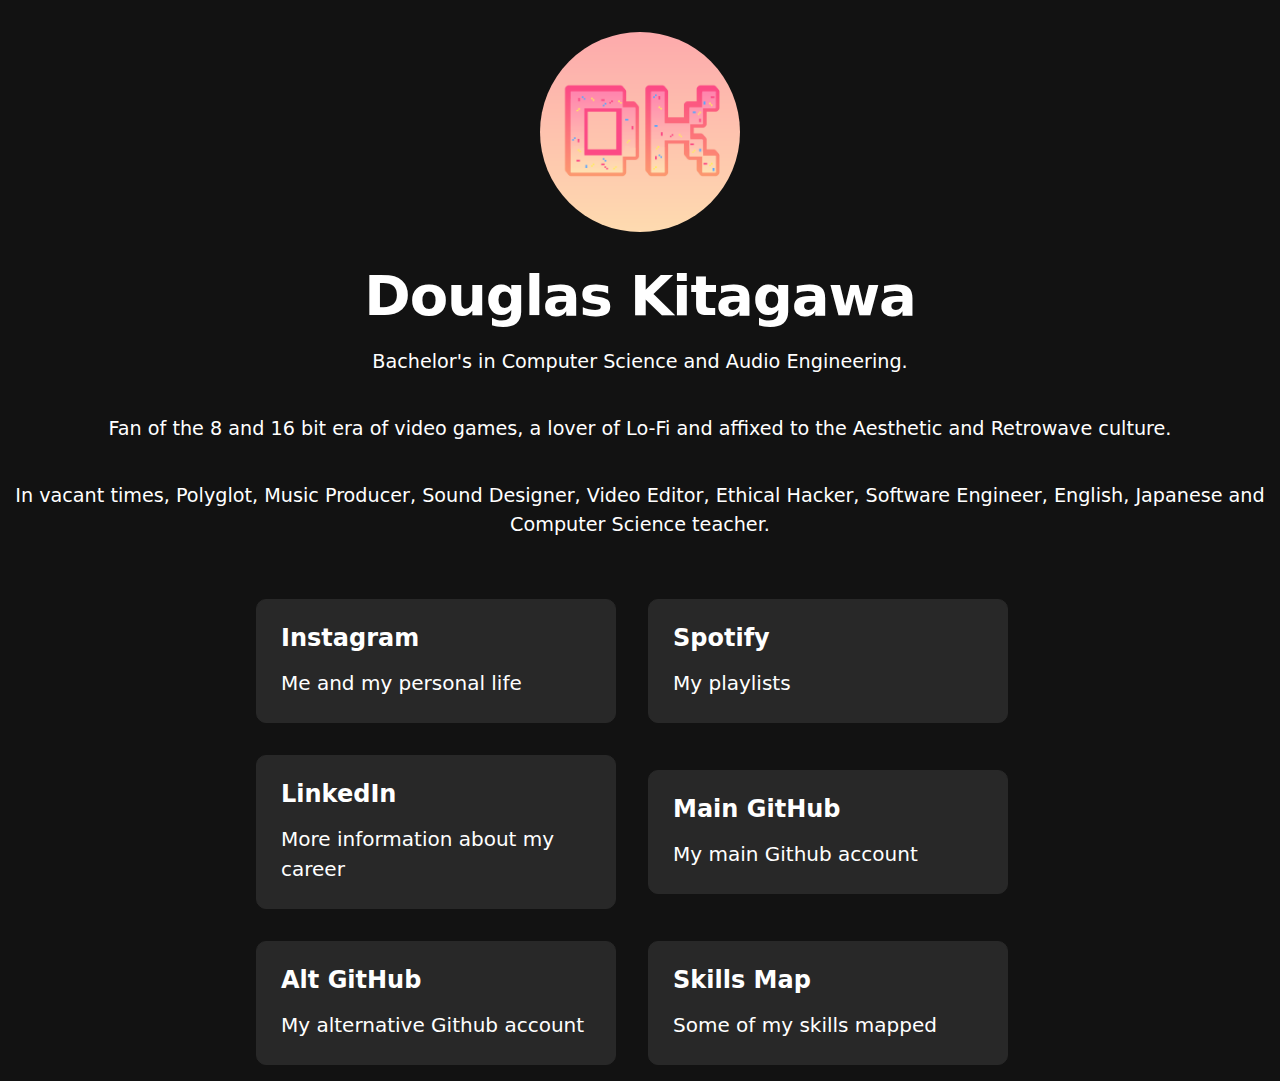
<file: index.html>
<!DOCTYPE html>
<html lang="en">

<head>
    <meta charSet="UTF-8" />
    <title >dkitagawa</title>
    <meta name="viewport" content="width=device-width, initial-scale=1.0" />
    <link rel="stylesheet" href="./css/styles.css">
    <meta name="description" content="I'm an Assembly, Lua, Delphi, C++, Audio Engineer and Ethical Hacker."  />
    <meta property="og:type" content="website"  />
    <meta property="og:locale" content="pt_BR"  />
    <meta property="og:title" content="Douglas Kitagawa"  />
    <meta property="og:description" content="I'm an Assembly, Lua, Delphi, C++, Audio Engineer and Ethical Hacker."  />
    <meta property="og:image" content="avatar-big.png"  />
    <link rel="icon" type="image/png" href="assets/img/favicon-32.png" sizes="32x32"  />
    <link rel="icon" type="image/png" href="assets/img/favicon-192.png" sizes="192x192"  />
    <link rel="icon" type="image/png" href="assets/img/favicon-180.png" sizes="180x180"  />
    <link rel="icon" type="image/png" href="assets/img/favicon-196.png" sizes="196x196"  />
    <link rel="icon" type="image/png" href="assets/img/favicon-228.png" sizes="228x228"  />
</head>

<body>
    <div id="boxes">
        <div class="container"><img src="assets/img/avatar-big.png" title="DK's Avatar" alt="DK's Avatar" class="content-default avatar" />
            <h1 class="content-default title">Douglas Kitagawa</h1>
            <p class="content-default description">Bachelor's in Computer Science and Audio Engineering.</p>
            <p class="content-default description">Fan of the 8 and 16 bit era of video games, a lover of Lo-Fi and affixed to the Aesthetic and Retrowave culture.</p>
            <p class="content-default description">In vacant times, Polyglot, Music Producer, Sound Designer, Video Editor, Ethical Hacker, Software Engineer, English, Japanese and Computer Science teacher.</p>
            <div class="content-default grid">
                <a href="https://instagram.com/sdkitagawa" target="blank" class="content-default card">
                    <h3 class="content-default">Instagram</h3>
                    <p class="content-default">Me and my personal life</p>
                </a>
                <a href="https://open.spotify.com/user/yivw9qi85xdpc3v6eukewxdzq?si=89f7065ee9054ec4%2F&nd=1" target="blank" class="content-default card">
                    <h3 class="content-default">Spotify</h3>
                    <p class="content-default">My playlists</p>
                </a>
                <a href="https://www.linkedin.com/in/douglas-kitagawa/" target="blank" class="content-default card">
                    <h3 class="content-default">LinkedIn</h3>
                    <p class="content-default">More information about my career</p>
                </a>
                <a href="https://github.com/sdkitagawa/" target="blank" class="content-default card">
                    <h3 class="content-default">Main GitHub</h3>
                    <p class="content-default">My main Github account</p>
                </a>
                <a href="https://github.com/snkitagawa/" target="blank" class="content-default card">
                    <h3 class="content-default">Alt GitHub</h3>
                    <p class="content-default">My alternative Github account</p>
                </a>
                <a href="skillmap.html" class="content-default card">
                    <h3 class="content-default">Skills Map</h3>
                    <p class="content-default">Some of my skills mapped</p>
                </a>
            </div>
        </div>
    </div>
</body>
</html>
</file>
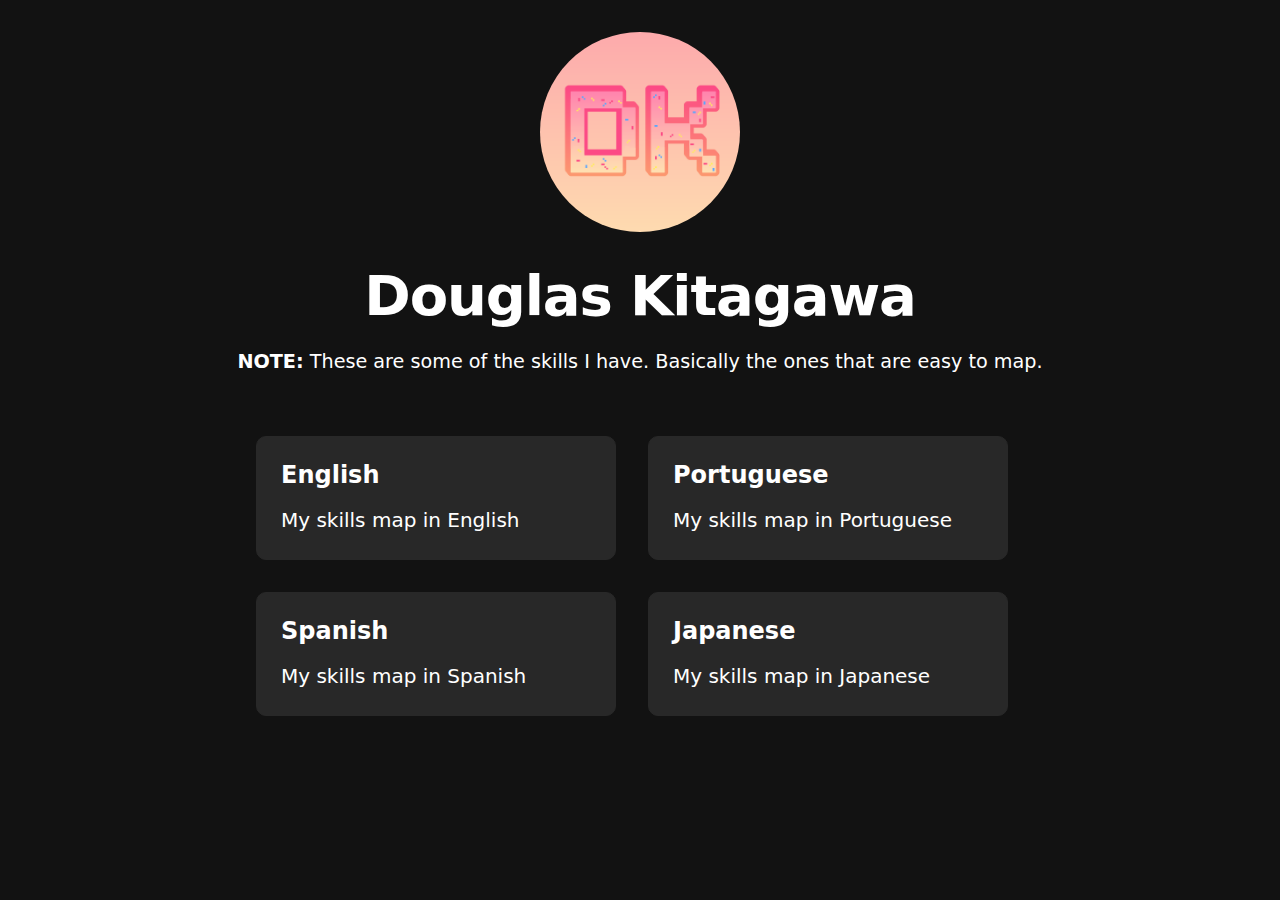
<file: skillmap.html>
<!DOCTYPE html>
<html lang="en">

<head>
    <meta charSet="UTF-8" />
    <title >dkitagawa - Skillmaps</title>
    <meta name="viewport" content="width=device-width, initial-scale=1.0" />
    <link rel="stylesheet" href="./css/styles.css">
    <meta name="description" content="I'm an Assembly, Lua, Delphi, C++, Audio Engineer and Ethical Hacker."  />
    <meta property="og:type" content="website"  />
    <meta property="og:locale" content="pt_BR"  />
    <meta property="og:title" content="Douglas Kitagawa"  />
    <meta property="og:description" content="I'm an Assembly, Lua, Delphi, C++, Audio Engineer and Ethical Hacker."  />
    <meta property="og:image" content="avatar-big.png"  />
    <link rel="icon" type="image/png" href="assets/img/favicon-32.png" sizes="32x32"  />
    <link rel="icon" type="image/png" href="assets/img/favicon-192.png" sizes="192x192"  />
    <link rel="icon" type="image/png" href="assets/img/favicon-180.png" sizes="180x180"  />
    <link rel="icon" type="image/png" href="assets/img/favicon-196.png" sizes="196x196"  />
    <link rel="icon" type="image/png" href="assets/img/favicon-228.png" sizes="228x228"  />
</head>

<body>
    <div id="boxes">
        <div class="defaults container"><img src="assets/img/avatar-big.png" title="DK's Avatar" alt="DK's Avatar" class="content-default avatar" />
            <h1 class="content-default title">Douglas Kitagawa</h1>
            <p class="content-default description"><b>NOTE:</b> These are some of the skills I have. Basically the ones that are easy to map.</p>
            <div class="content-default grid">
                <a href="https://mega.nz/folder/QxURVaBI#Veh_mCcSM6opUkXFk1PdLQ" target="blank" class="content-default card">
                    <h3 class="content-default">English</h3>
                    <p class="content-default">My skills map in English</p>
                </a>
                <a href="https://mega.nz/folder/Ng0AxAqK#h2qa2cXBwnR4QJdCy1QkTg" target="blank" class="content-default card">
                    <h3 class="content-default">Portuguese</h3>
                    <p class="content-default">My skills map in Portuguese</p>
                </a>
                <a href="soon.html" target="blank" class="content-default card">
                    <h3 class="content-default">Spanish</h3>
                    <p class="content-default">My skills map in Spanish</p>
                </a>
                <a href="soon.html" target="blank" class="content-default card">
                    <h3 class="content-default">Japanese</h3>
                    <p class="content-default">My skills map in Japanese</p>
                </a>
            </div>
        </div>
    </div>
</body>
</html>
</file>
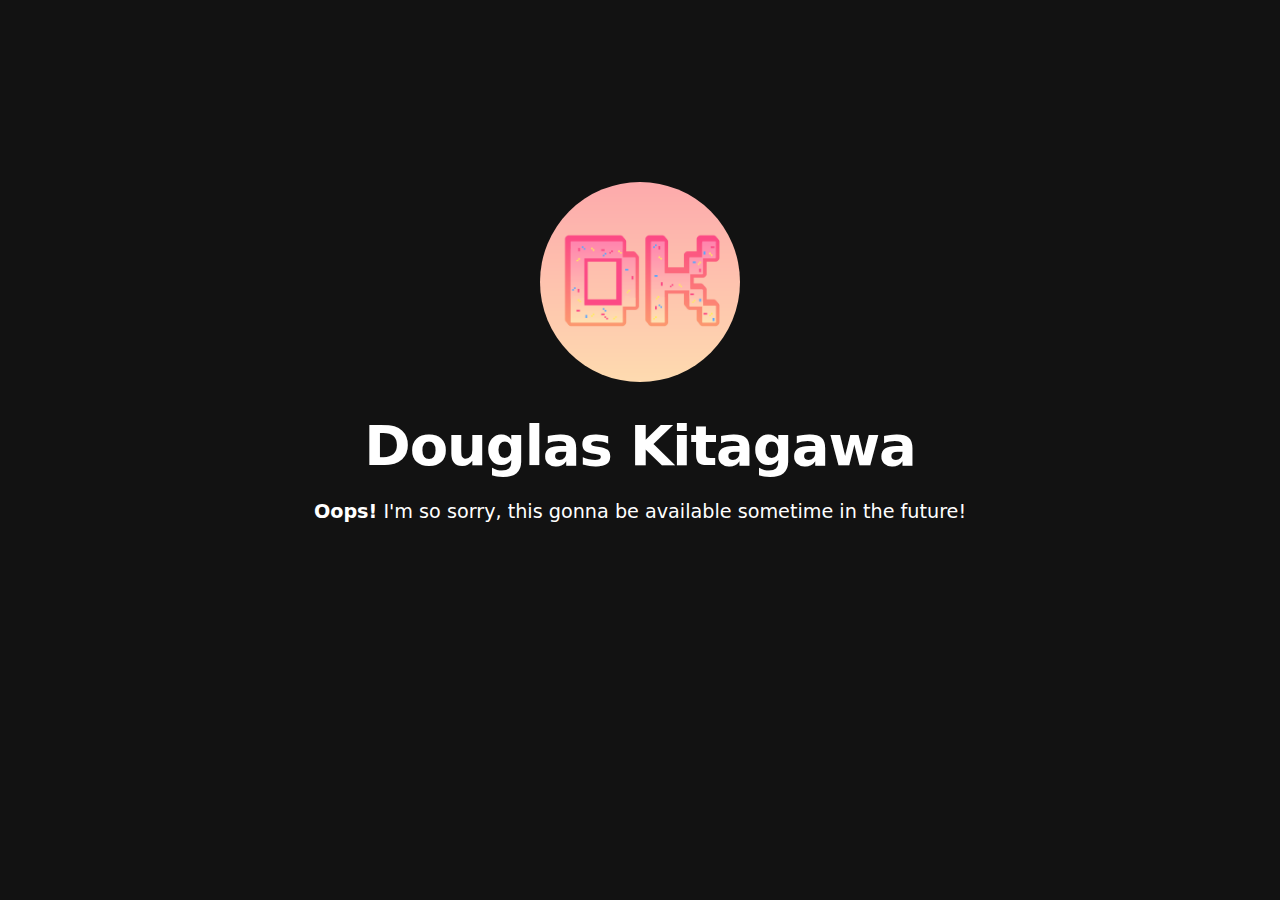
<file: soon.html>
<!DOCTYPE html>
<html lang="en">
<head>
    <meta charSet="UTF-8" />
    <title >dkitagawa - Soon</title>
    <meta name="viewport" content="width=device-width, initial-scale=1.0" />
    <link rel="stylesheet" href="./css/styles.css">
    <meta name="description" content="I'm an Assembly, Lua, Delphi, C++, Audio Engineer and Ethical Hacker."  />
    <meta property="og:type" content="website"  />
    <meta property="og:locale" content="pt_BR"  />
    <meta property="og:title" content="Douglas Kitagawa"  />
    <meta property="og:description" content="I'm an Assembly, Lua, Delphi, C++, Audio Engineer and Ethical Hacker."  />
    <meta property="og:image" content="avatar-big.png"  />
    <link rel="icon" type="image/png" href="assets/img/favicon-32.png" sizes="32x32"  />
    <link rel="icon" type="image/png" href="assets/img/favicon-192.png" sizes="192x192"  />
    <link rel="icon" type="image/png" href="assets/img/favicon-180.png" sizes="180x180"  />
    <link rel="icon" type="image/png" href="assets/img/favicon-196.png" sizes="196x196"  />
    <link rel="icon" type="image/png" href="assets/img/favicon-228.png" sizes="228x228"  />
</head>

<body>
    <div id="boxes">
        <div class="jsx-1373700303 container"><img src="assets/img/avatar-big.png" title="DK's Avatar" alt="DK's Avatar" class="content-default avatar" />
            <h1 class="content-default title">Douglas Kitagawa</h1>
            <p class="content-default description"><b>Oops!</b> I'm so sorry, this gonna be available sometime in the future!</p>
            <div class="content-default grid">
            </div>
        </div>
    </div>
</body>
</html>
</file>
<file: css/styles.css>
* {
    box-sizing: border-box;
}

html,
body {
    padding: 0;
    margin: 0;
    background: #121212;
}

.container {
    min-height: 80vh;
    display: -webkit-box;
    display: -webkit-flex;
    display: -ms-flexbox;
    display: flex;
    -webkit-flex-direction: column;
    -ms-flex-direction: column;
    flex-direction: column;
    -webkit-box-pack: center;
    -webkit-justify-content: center;
    -ms-flex-pack: center;
    justify-content: center;
    -webkit-align-items: center;
    -webkit-box-align: center;
    -ms-flex-align: center;
    align-items: center;
    font-family: system-ui, -apple-system, BlinkMacSystemFont, Segoe UI, Helvetica Neue, Helvetica, Arial, sans-serif;
    -webkit-font-smoothing: antialiased;
    color: #ffffff;
    text-align: center;
}

a {
    color: inherit;
    -webkit-text-decoration: none;
    text-decoration: none;
}

.avatar.content-default {
    width: 200px;
    height: 200px;
    border-radius: 50%;
    margin: 2rem 0;
}

.title.content-default {
    margin: 0;
    line-height: 1.15;
    font-size: 3.5rem;
    text-align: center;
    -webkit-letter-spacing: -0.02em;
    -moz-letter-spacing: -0.02em;
    -ms-letter-spacing: -0.02em;
    letter-spacing: -0.02em;
}

.description.content-default {
    text-align: center;
    line-height: 1.5;
    font-size: 1.2rem;
}

.grid.content-default {
    display: -webkit-box;
    display: -webkit-flex;
    display: -ms-flexbox;
    display: flex;
    -webkit-align-items: center;
    -webkit-box-align: center;
    -ms-flex-align: center;
    align-items: center;
    -webkit-flex-wrap: wrap;
    -ms-flex-wrap: wrap;
    flex-wrap: wrap;
    max-width: 800px;
    margin-top: 1.5rem;
}

.card.content-default {
    background: #282828;
    color: #ffffff;
    margin: 1rem;
    -webkit-flex-basis: 45%;
    -ms-flex-preferred-size: 45%;
    flex-basis: 45%;
    padding: 1.5rem;
    text-align: left;
    -webkit-text-decoration: none;
    text-decoration: none;
    border: 1px solid #282828;
    border-radius: 10px;
    -webkit-transition: color 0.15s ease, border-color 0.15s ease;
    transition: color 0.15s ease, border-color 0.15s ease;
}

.card.content-default:hover,
.card.content-default:focus,
.card.content-default:active {
    color: #ffffff;
    border-color: #ffffff;
}

.card.content-default h3.content-default {
    margin: 0 0 1rem 0;
    font-size: 1.5rem;
}

.card.content-default p.content-default {
    margin: 0;
    font-size: 1.25rem;
    line-height: 1.5;
}

@media (max-width:700px) {
    .avatar.content-default {
        width: 120px;
        height: 120px;
        margin-bottom: 2rem;
    }
    .title.content-default {
        line-height: 1;
        font-size: 2rem;
    }
    .grid.content-default {
        width: 100%;
        -webkit-flex-direction: row;
        -ms-flex-direction: row;
        flex-direction: row;
        margin-top: 0rem;
    }
    .card.content-default {
        -webkit-flex-basis: 100%;
        -ms-flex-preferred-size: 100%;
        flex-basis: 100%;
    }
    .card.content-default h3.content-default {
        margin: 0 0 0.5rem 0;
        font-size: 1.5rem;
    }
}
</file>
